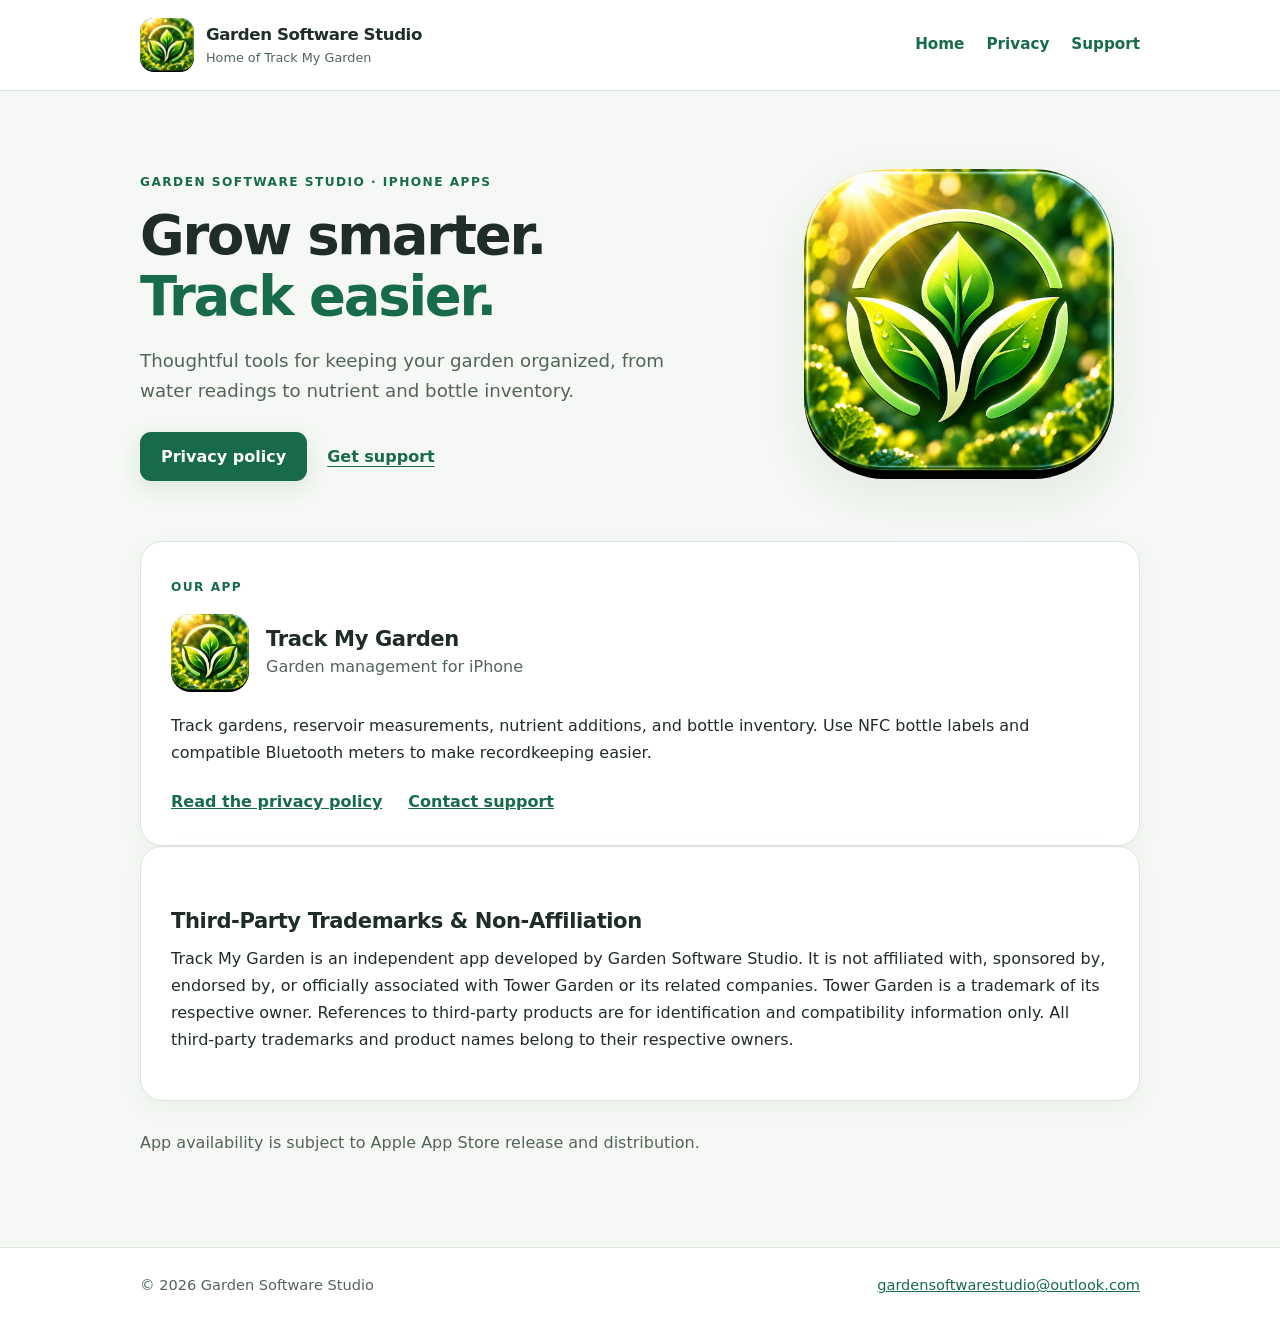
<file: index.html>
<!doctype html>
<html lang="en">
<head>
<meta charset="utf-8">
<meta name="viewport" content="width=device-width, initial-scale=1">
<meta name="theme-color" content="#f4f8f2">
<link rel="icon" type="image/png" href="/assets/favicon.png">
<link rel="apple-touch-icon" href="/assets/track-my-garden-logo.png">
<link rel="stylesheet" href="/style.css?v=20261103-2">
<meta name="description" content="Official website, privacy policy and support for Track My Garden.">
<title>Garden Software Studio | Track My Garden</title>
</head>
<body>
<header class="site-header"><div class="wrap header-inner">
<a class="site-brand" href="/" aria-label="Garden Software Studio home">
<img class="brand-logo" src="/assets/track-my-garden-logo.png" width="48" height="48" alt="Track My Garden leaf logo">
<span class="brand-copy"><strong>Garden Software Studio</strong><small>Home of Track My Garden</small></span></a>
<nav aria-label="Primary navigation"><a href="/">Home</a><a href="/track-my-garden/privacy/">Privacy</a><a href="/track-my-garden/support/">Support</a></nav>
</div></header>
<main id="main" class="wrap"><section class="hero" aria-labelledby="hero-title">
  <div class="hero-copy">
    <span class="eyebrow">Garden Software Studio · iPhone apps</span>
    <h1 id="hero-title">Grow smarter.<br><span class="accent">Track easier.</span></h1>
    <p class="lead">Thoughtful tools for keeping your garden organized, from water readings to nutrient and bottle inventory.</p>
    <div class="hero-actions"><a class="button" href="/track-my-garden/privacy/">Privacy policy</a><a class="text-link" href="/track-my-garden/support/">Get support</a></div>
  </div>
  <div class="hero-mark"><img src="/assets/track-my-garden-logo.png" alt="Three green leaves, Track My Garden brand emblem" width="310" height="310"></div>
</section>
<section class="panel" aria-labelledby="app-title">
  <span class="eyebrow">Our app</span>
  <div class="app-row"><img class="app-thumbnail" src="/assets/track-my-garden-logo.png" alt="" width="78" height="78"><div><h2 id="app-title">Track My Garden</h2><p class="muted small-gap">Garden management for iPhone</p></div></div>
  <p>Track gardens, reservoir measurements, nutrient additions, and bottle inventory. Use NFC bottle labels and compatible Bluetooth meters to make recordkeeping easier.</p>
  <div class="inline-links"><a href="/track-my-garden/privacy/">Read the privacy policy</a><a href="/track-my-garden/support/">Contact support</a></div>
</section>
<section class="panel trademark-notice" aria-labelledby="trademarks-heading">
  <h2 id="trademarks-heading">Third-Party Trademarks &amp; Non-Affiliation</h2>
  <p>Track My Garden is an independent app developed by Garden Software Studio. It is not affiliated with, sponsored by, endorsed by, or officially associated with Tower Garden or its related companies. Tower Garden is a trademark of its respective owner. References to third-party products are for identification and compatibility information only. All third-party trademarks and product names belong to their respective owners.</p>
</section>
<p class="muted note">App availability is subject to Apple App Store release and distribution.</p></main>
<footer class="site-footer"><div class="wrap footer-inner"><span>© 2026 Garden Software Studio</span><a href="mailto:gardensoftwarestudio@outlook.com">gardensoftwarestudio@outlook.com</a></div></footer>
</body>
</html>
</file>
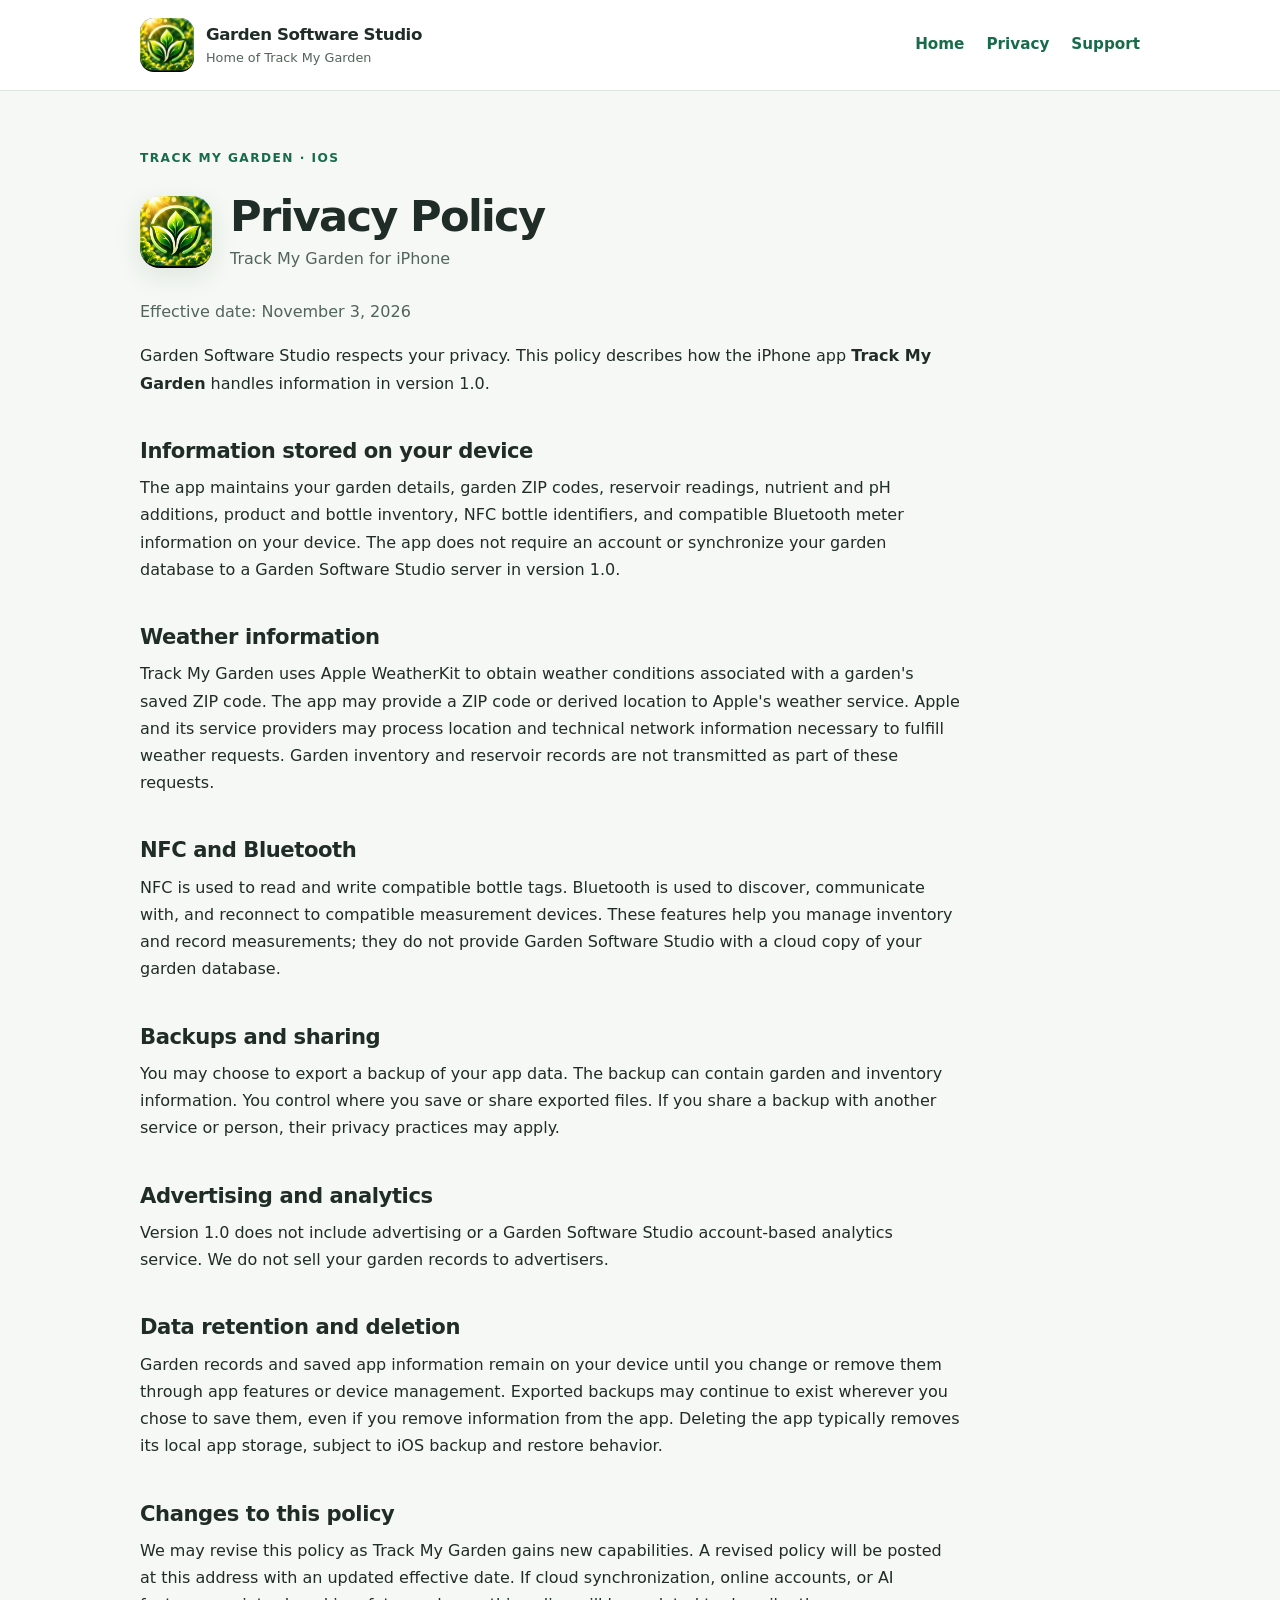
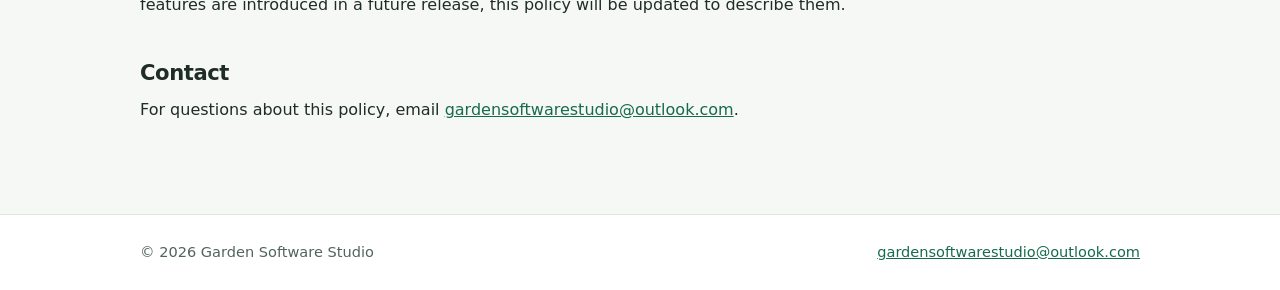
<file: track-my-garden/privacy/index.html>
<!doctype html>
<html lang="en">
<head>
<meta charset="utf-8">
<meta name="viewport" content="width=device-width, initial-scale=1">
<meta name="theme-color" content="#f4f8f2">
<link rel="icon" type="image/png" href="/assets/favicon.png">
<link rel="apple-touch-icon" href="/assets/track-my-garden-logo.png">
<link rel="stylesheet" href="/style.css?v=20261103-2">
<meta name="description" content="Privacy policy for Track My Garden for iPhone.">
<title>Privacy Policy | Track My Garden</title>
</head>
<body>
<header class="site-header"><div class="wrap header-inner">
<a class="site-brand" href="/" aria-label="Garden Software Studio home">
<img class="brand-logo" src="/assets/track-my-garden-logo.png" width="48" height="48" alt="Track My Garden leaf logo">
<span class="brand-copy"><strong>Garden Software Studio</strong><small>Home of Track My Garden</small></span></a>
<nav aria-label="Primary navigation"><a href="/">Home</a><a href="/track-my-garden/privacy/">Privacy</a><a href="/track-my-garden/support/">Support</a></nav>
</div></header>
<main id="main" class="wrap"><article class="legal-page"><span class="eyebrow">Track My Garden · iOS</span><div class="page-heading"><img src="/assets/track-my-garden-logo.png" width="72" height="72" alt="Track My Garden leaf logo"><div><h1>Privacy Policy</h1><p class="muted small-gap">Track My Garden for iPhone</p></div></div><p class="muted">Effective date: November 3, 2026</p><p>Garden Software Studio respects your privacy. This policy describes how the iPhone app <strong>Track My Garden</strong> handles information in version 1.0.</p><h2>Information stored on your device</h2><p>The app maintains your garden details, garden ZIP codes, reservoir readings, nutrient and pH additions, product and bottle inventory, NFC bottle identifiers, and compatible Bluetooth meter information on your device. The app does not require an account or synchronize your garden database to a Garden Software Studio server in version 1.0.</p><h2>Weather information</h2><p>Track My Garden uses Apple WeatherKit to obtain weather conditions associated with a garden's saved ZIP code. The app may provide a ZIP code or derived location to Apple's weather service. Apple and its service providers may process location and technical network information necessary to fulfill weather requests. Garden inventory and reservoir records are not transmitted as part of these requests.</p><h2>NFC and Bluetooth</h2><p>NFC is used to read and write compatible bottle tags. Bluetooth is used to discover, communicate with, and reconnect to compatible measurement devices. These features help you manage inventory and record measurements; they do not provide Garden Software Studio with a cloud copy of your garden database.</p><h2>Backups and sharing</h2><p>You may choose to export a backup of your app data. The backup can contain garden and inventory information. You control where you save or share exported files. If you share a backup with another service or person, their privacy practices may apply.</p><h2>Advertising and analytics</h2><p>Version 1.0 does not include advertising or a Garden Software Studio account-based analytics service. We do not sell your garden records to advertisers.</p><h2>Data retention and deletion</h2><p>Garden records and saved app information remain on your device until you change or remove them through app features or device management. Exported backups may continue to exist wherever you chose to save them, even if you remove information from the app. Deleting the app typically removes its local app storage, subject to iOS backup and restore behavior.</p><h2>Changes to this policy</h2><p>We may revise this policy as Track My Garden gains new capabilities. A revised policy will be posted at this address with an updated effective date. If cloud synchronization, online accounts, or AI features are introduced in a future release, this policy will be updated to describe them.</p><h2>Contact</h2><p>For questions about this policy, email <a href="mailto:gardensoftwarestudio@outlook.com">gardensoftwarestudio@outlook.com</a>.</p></article></main>
<footer class="site-footer"><div class="wrap footer-inner"><span>© 2026 Garden Software Studio</span><a href="mailto:gardensoftwarestudio@outlook.com">gardensoftwarestudio@outlook.com</a></div></footer>
</body>
</html>
</file>
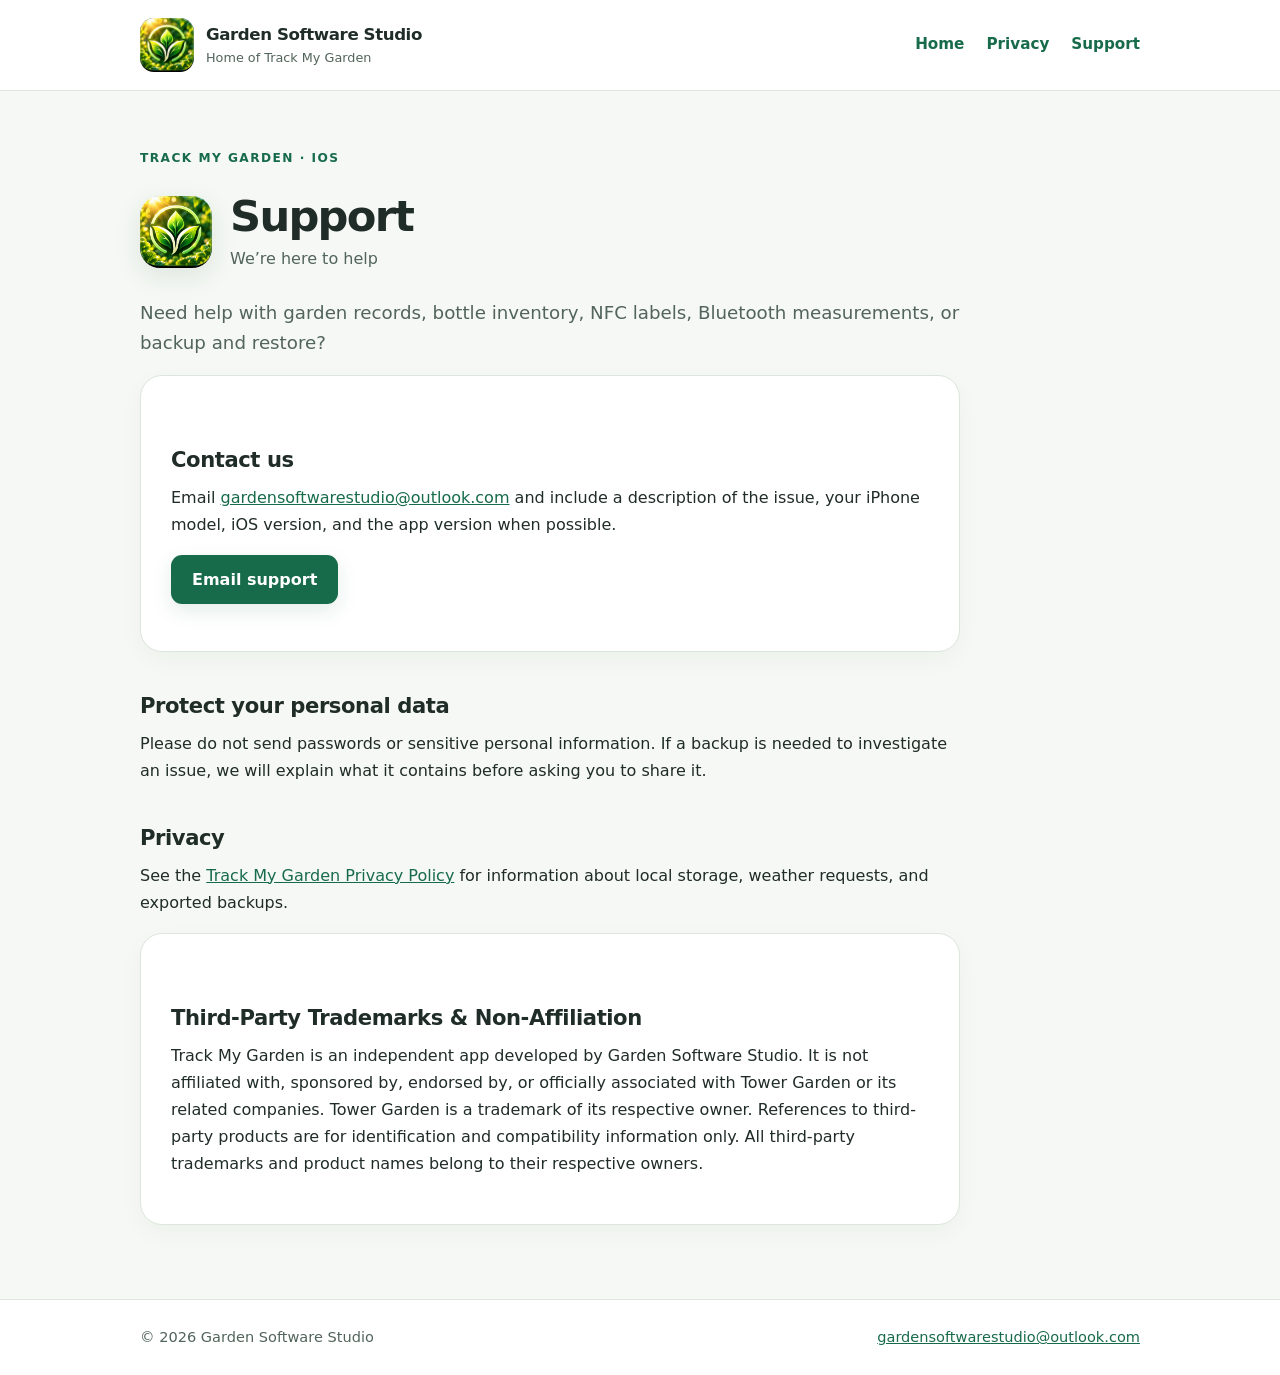
<file: track-my-garden/support/index.html>
<!doctype html>
<html lang="en">
<head>
<meta charset="utf-8">
<meta name="viewport" content="width=device-width, initial-scale=1">
<meta name="theme-color" content="#f4f8f2">
<link rel="icon" type="image/png" href="/assets/favicon.png">
<link rel="apple-touch-icon" href="/assets/track-my-garden-logo.png">
<link rel="stylesheet" href="/style.css?v=20261103-2">
<meta name="description" content="Support for Track My Garden on iPhone.">
<title>Support | Track My Garden</title>
</head>
<body>
<header class="site-header"><div class="wrap header-inner">
<a class="site-brand" href="/" aria-label="Garden Software Studio home">
<img class="brand-logo" src="/assets/track-my-garden-logo.png" width="48" height="48" alt="Track My Garden leaf logo">
<span class="brand-copy"><strong>Garden Software Studio</strong><small>Home of Track My Garden</small></span></a>
<nav aria-label="Primary navigation"><a href="/">Home</a><a href="/track-my-garden/privacy/">Privacy</a><a href="/track-my-garden/support/">Support</a></nav>
</div></header>
<main id="main" class="wrap"><article class="support-page"><span class="eyebrow">Track My Garden · iOS</span><div class="page-heading"><img src="/assets/track-my-garden-logo.png" width="72" height="72" alt="Track My Garden leaf logo"><div><h1>Support</h1><p class="muted small-gap">We’re here to help</p></div></div><p class="lead">Need help with garden records, bottle inventory, NFC labels, Bluetooth measurements, or backup and restore?</p><section class="panel"><h2>Contact us</h2><p>Email <a href="mailto:gardensoftwarestudio@outlook.com">gardensoftwarestudio@outlook.com</a> and include a description of the issue, your iPhone model, iOS version, and the app version when possible.</p><p><a class="button" href="mailto:gardensoftwarestudio@outlook.com?subject=Track%20My%20Garden%20Support">Email support</a></p></section><h2>Protect your personal data</h2><p>Please do not send passwords or sensitive personal information. If a backup is needed to investigate an issue, we will explain what it contains before asking you to share it.</p><h2>Privacy</h2><p>See the <a href="/track-my-garden/privacy/">Track My Garden Privacy Policy</a> for information about local storage, weather requests, and exported backups.</p><section class="panel trademark-notice" aria-labelledby="trademarks-heading">
  <h2 id="trademarks-heading">Third-Party Trademarks &amp; Non-Affiliation</h2>
  <p>Track My Garden is an independent app developed by Garden Software Studio. It is not affiliated with, sponsored by, endorsed by, or officially associated with Tower Garden or its related companies. Tower Garden is a trademark of its respective owner. References to third-party products are for identification and compatibility information only. All third-party trademarks and product names belong to their respective owners.</p>
</section>
</article></main>
<footer class="site-footer"><div class="wrap footer-inner"><span>© 2026 Garden Software Studio</span><a href="mailto:gardensoftwarestudio@outlook.com">gardensoftwarestudio@outlook.com</a></div></footer>
</body>
</html>
</file>
<file: style.css>
:root{color-scheme:light;--green:#176b4b;--green-dark:#0f5138;--ink:#202c28;--muted:#52645b;--bg:#f5f8f4;--line:#dce6dc;--white:#fff;--shadow:0 18px 50px rgba(29,68,41,.08)}
*{box-sizing:border-box}
html{scroll-behavior:smooth}
body{margin:0;background:var(--bg);color:var(--ink);font:16px/1.7 -apple-system,BlinkMacSystemFont,"Segoe UI",system-ui,sans-serif}
.wrap{width:min(100% - 40px,1000px);margin:0 auto}
.site-header{background:rgba(255,255,255,.95);border-bottom:1px solid var(--line)}
.header-inner{min-height:90px;display:flex;align-items:center;justify-content:space-between;gap:24px;padding:12px 0}
.site-brand{display:flex;gap:12px;align-items:center;min-width:0;text-decoration:none;color:var(--ink)}
.brand-logo{width:54px;height:54px;border-radius:14px;object-fit:cover;flex:0 0 auto}
.brand-copy{display:flex;flex-direction:column;line-height:1.32;min-width:0}
.brand-copy strong{font-size:1.04rem;letter-spacing:-.025em}
.brand-copy small{font-size:.8rem;color:var(--muted);margin-top:4px}
nav{display:flex;gap:22px;align-items:center;flex-wrap:wrap}
nav a{font-weight:650;text-decoration:none;color:var(--green);font-size:.95rem}
a{color:var(--green)}a:hover{color:var(--green-dark)}a:focus-visible{outline:3px solid #8bc7a8;outline-offset:3px;border-radius:4px}
main{padding-top:52px;padding-bottom:74px}
h1{font-size:clamp(2.1rem,5vw,3.4rem);font-weight:800;line-height:1.12;letter-spacing:-.04em;margin:0 0 18px}
h2{font-size:1.32rem;margin:30px 0 8px;line-height:1.3;letter-spacing:-.02em}
p{margin:10px 0 17px}
.lead{font-size:1.14rem;line-height:1.65;color:var(--muted)}
.eyebrow{display:inline-block;color:var(--green);font-size:.76rem;font-weight:800;letter-spacing:.12em;text-transform:uppercase;margin-bottom:13px}
.accent{color:var(--green)}
.hero{display:grid;grid-template-columns:minmax(0,1.25fr) minmax(230px,.75fr);gap:34px;align-items:center;padding:24px 0 60px}
.hero-copy{max-width:570px}
.hero-mark{display:flex;justify-content:center;align-items:center}
.hero-mark img{display:block;width:min(100%,310px);height:auto;border-radius:26%;box-shadow:var(--shadow)}
.hero-actions{display:flex;gap:20px;flex-wrap:wrap;align-items:center;margin-top:26px}
.button{display:inline-block;border-radius:11px;background:var(--green);color:var(--white);padding:11px 21px;text-decoration:none;font-weight:750;box-shadow:0 7px 20px rgba(23,107,75,.12)}
.button:hover{color:#fff;background:var(--green-dark)}
.text-link{font-weight:700;text-underline-offset:4px}
.panel{background:var(--white);border:1px solid var(--line);border-radius:22px;padding:30px;box-shadow:0 8px 24px rgba(29,68,41,.035)}
.app-row{display:flex;align-items:center;gap:17px;margin:3px 0 20px}
.app-row h2{margin:0 0 1px}
.app-thumbnail{border-radius:20px;object-fit:cover;flex:0 0 auto}
.inline-links{display:flex;gap:26px;flex-wrap:wrap;margin-top:22px;font-weight:700}
.note{margin-top:28px}
.muted{color:var(--muted)}
.small-gap{margin:0!important}
.page-heading{display:flex;gap:18px;align-items:center;margin:10px 0 26px}
.page-heading img{width:72px;height:72px;border-radius:20px;box-shadow:0 8px 26px rgba(29,68,41,.1)}
.page-heading h1{margin:0 0 5px;font-size:clamp(1.9rem,4vw,2.7rem)}
.legal-page,.support-page{max-width:820px}
.legal-page h2,.support-page h2{padding-top:10px}
.legal-page>p:first-of-type{margin-top:0}
.site-footer{border-top:1px solid var(--line);background:#fff;padding:25px 0;color:var(--muted);font-size:.91rem}
.footer-inner{display:flex;justify-content:space-between;gap:15px;flex-wrap:wrap}
@media(max-width:690px){.wrap{width:min(100% - 32px,1000px)}.header-inner{align-items:flex-start;flex-direction:column;gap:12px}.brand-logo{width:46px;height:46px}.hero{grid-template-columns:1fr;padding:12px 0 35px;gap:22px}.hero-mark{justify-content:flex-start}.hero-mark img{width:170px}.panel{padding:21px}.page-heading img{width:60px;height:60px}.page-heading{gap:12px}.inline-links{gap:14px}}

/* Browser-consistent layout and narrow-viewport safeguards */
html { -webkit-text-size-adjust: 100%; text-size-adjust: 100%; }
body { min-width: 320px; overflow-wrap: break-word; }
.wrap { width: calc(100% - 40px); max-width: 1000px; }
.header-inner { width: 100%; max-width: 1000px; }
.site-brand { flex: 0 1 auto; max-width: 100%; }
.brand-copy strong, .brand-copy small { display: block; }
.site-header nav { flex: 0 0 auto; }
.hero-copy, .panel, .legal-page, .support-page { min-width: 0; }
.hero-mark img { max-width: 100%; }
@media (max-width: 850px) {
  .header-inner { flex-direction: column; align-items: flex-start; gap: 14px; }
  .site-header nav { flex-wrap: wrap; gap: 12px 20px; }
  .hero { grid-template-columns: minmax(0, 1fr); gap: 24px; }
  .hero-mark { justify-content: flex-start; }
  .hero-mark img { width: min(65vw, 245px); }
}
@media (max-width: 690px) { .wrap { width: calc(100% - 32px); } }
</file>
